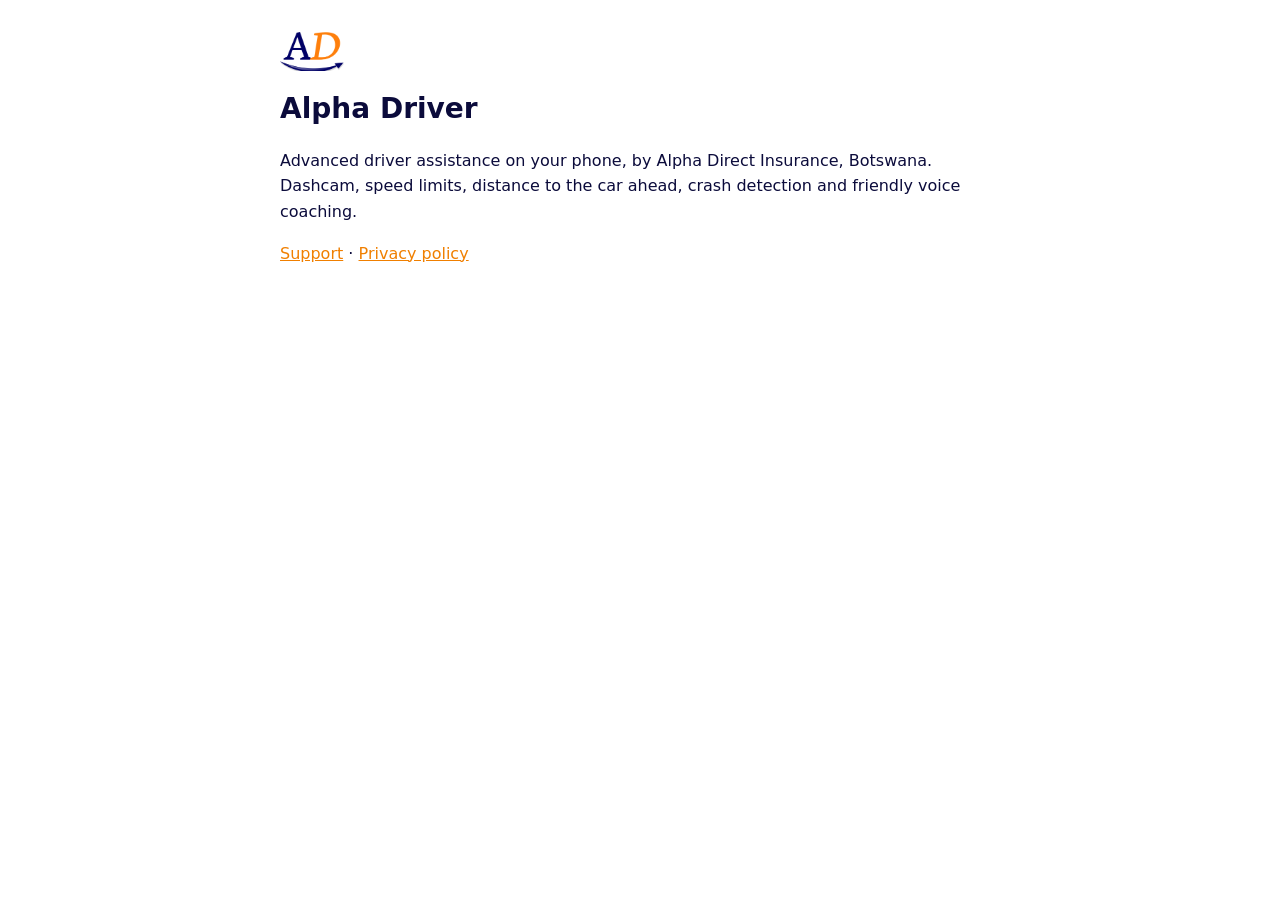
<file: index.html>
<!doctype html><html lang="en"><head><meta charset="utf-8"><meta name="viewport" content="width=device-width,initial-scale=1"><title>Alpha Driver</title><link rel="stylesheet" href="style.css"></head>
<body><main><img class="logo" src="ad-mark.png" alt="Alpha Direct"><h1>Alpha Driver</h1>
<p>Advanced driver assistance on your phone, by Alpha Direct Insurance, Botswana. Dashcam, speed limits, distance to the car ahead, crash detection and friendly voice coaching.</p>
<p><a href="support.html">Support</a> · <a href="privacy.html">Privacy policy</a></p></main></body></html>
</file>
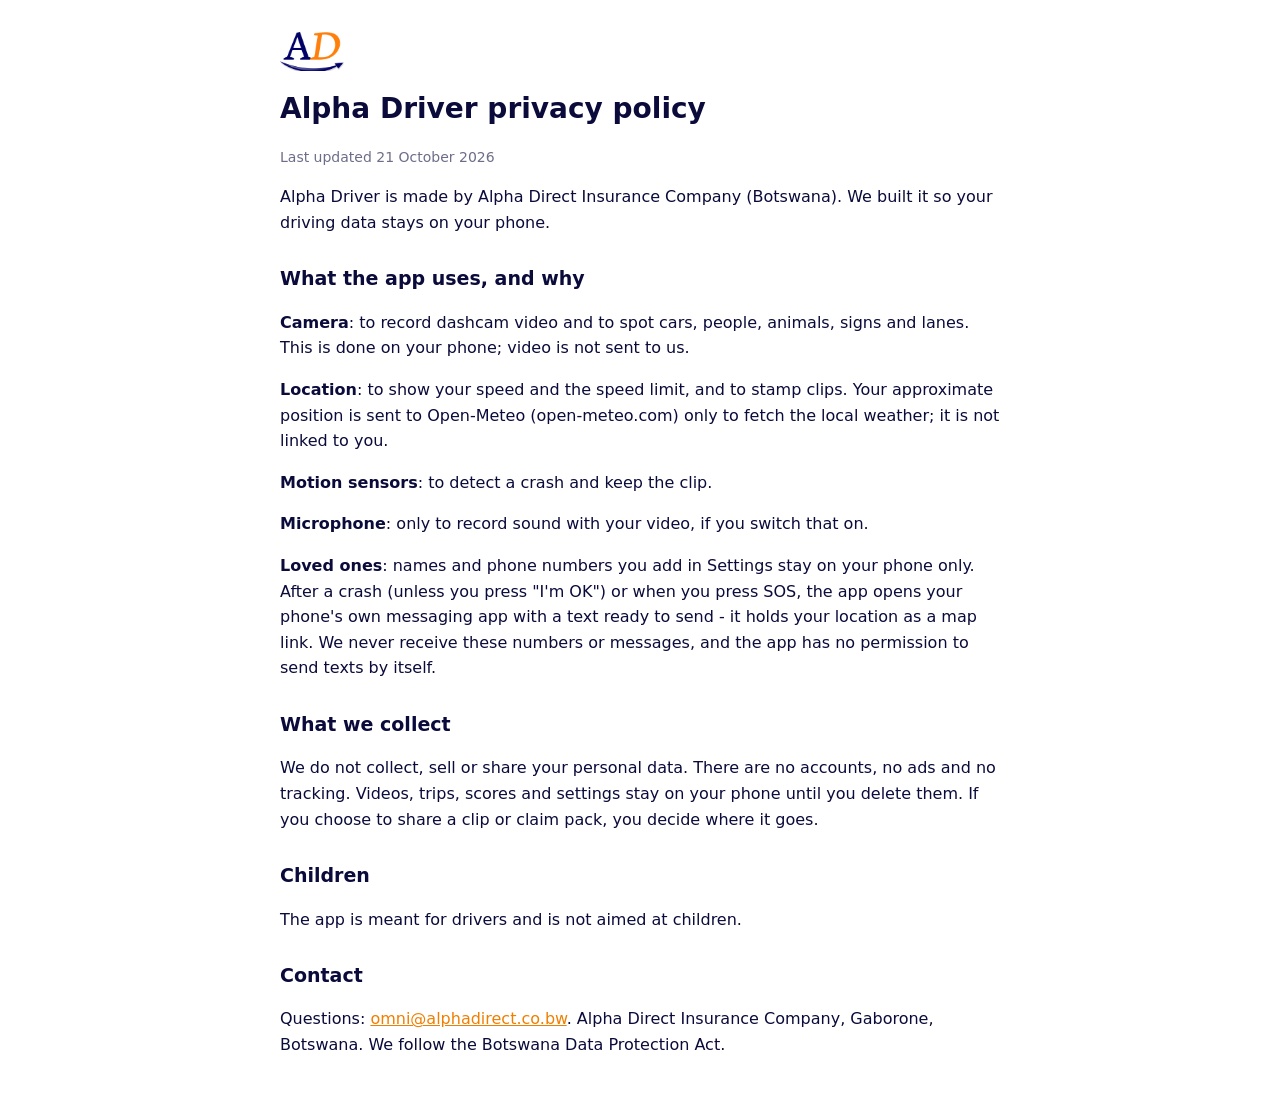
<file: privacy.html>
<!doctype html><html lang="en"><head><meta charset="utf-8"><meta name="viewport" content="width=device-width,initial-scale=1"><title>Alpha Driver Privacy</title><link rel="stylesheet" href="style.css"></head>
<body><main><img class="logo" src="ad-mark.png" alt="Alpha Direct"><h1>Alpha Driver privacy policy</h1><p class="muted">Last updated 21 October 2026</p>
<p>Alpha Driver is made by Alpha Direct Insurance Company (Botswana). We built it so your driving data stays on your phone.</p>
<h2>What the app uses, and why</h2>
<p><b>Camera</b>: to record dashcam video and to spot cars, people, animals, signs and lanes. This is done on your phone; video is not sent to us.</p>
<p><b>Location</b>: to show your speed and the speed limit, and to stamp clips. Your approximate position is sent to Open-Meteo (open-meteo.com) only to fetch the local weather; it is not linked to you.</p>
<p><b>Motion sensors</b>: to detect a crash and keep the clip.</p>
<p><b>Microphone</b>: only to record sound with your video, if you switch that on.</p>
<p><b>Loved ones</b>: names and phone numbers you add in Settings stay on your phone only. After a crash (unless you press "I'm OK") or when you press SOS, the app opens your phone's own messaging app with a text ready to send - it holds your location as a map link. We never receive these numbers or messages, and the app has no permission to send texts by itself.</p>
<h2>What we collect</h2>
<p>We do not collect, sell or share your personal data. There are no accounts, no ads and no tracking. Videos, trips, scores and settings stay on your phone until you delete them. If you choose to share a clip or claim pack, you decide where it goes.</p>
<h2>Children</h2><p>The app is meant for drivers and is not aimed at children.</p>
<h2>Contact</h2><p>Questions: <a href="mailto:omni@alphadirect.co.bw">omni@alphadirect.co.bw</a>. Alpha Direct Insurance Company, Gaborone, Botswana. We follow the Botswana Data Protection Act.</p>
</main></body></html>
</file>
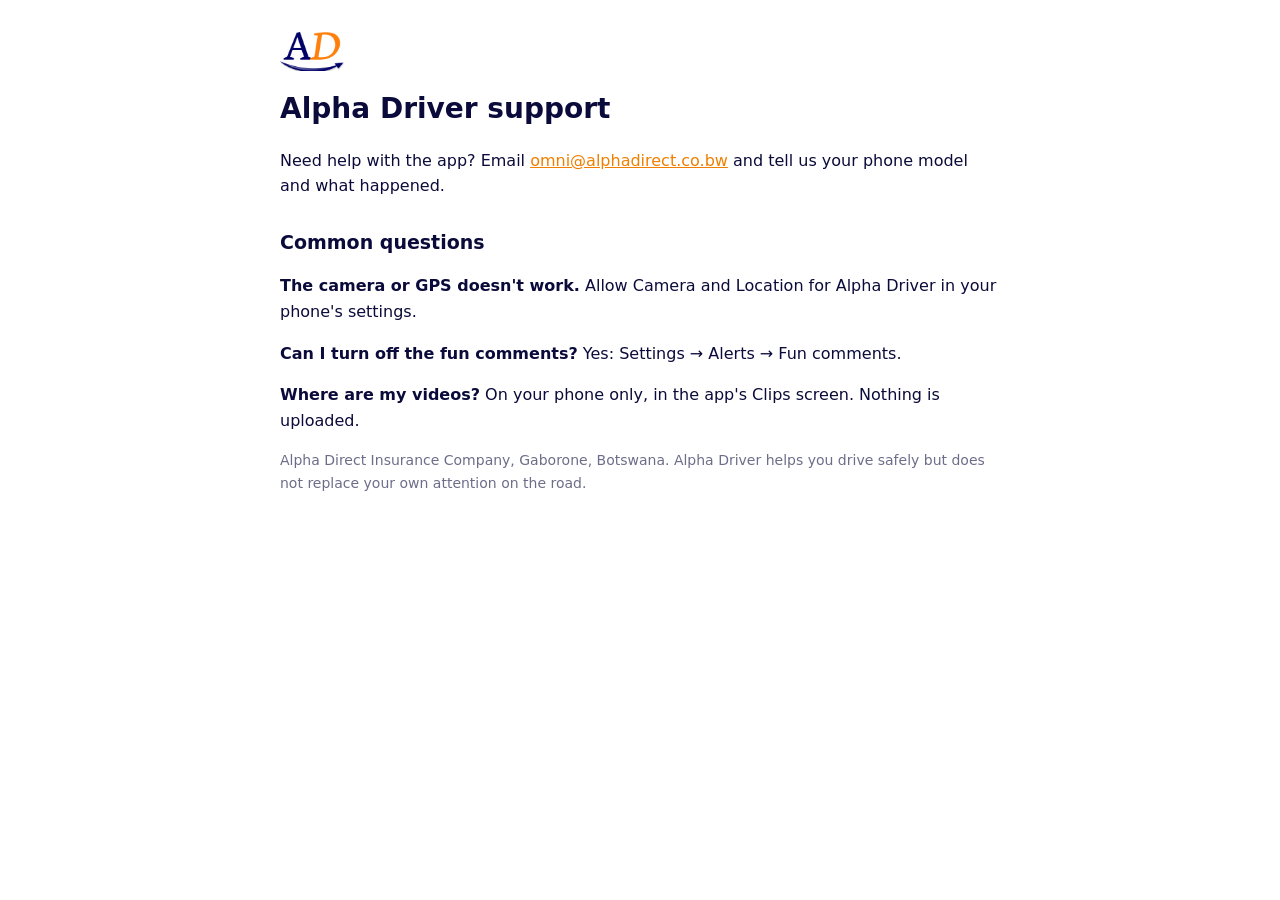
<file: support.html>
<!doctype html><html lang="en"><head><meta charset="utf-8"><meta name="viewport" content="width=device-width,initial-scale=1"><title>Alpha Driver Support</title><link rel="stylesheet" href="style.css"></head>
<body><main><img class="logo" src="ad-mark.png" alt="Alpha Direct"><h1>Alpha Driver support</h1>
<p>Need help with the app? Email <a href="mailto:omni@alphadirect.co.bw">omni@alphadirect.co.bw</a> and tell us your phone model and what happened.</p>
<h2>Common questions</h2>
<p><b>The camera or GPS doesn't work.</b> Allow Camera and Location for Alpha Driver in your phone's settings.</p>
<p><b>Can I turn off the fun comments?</b> Yes: Settings → Alerts → Fun comments.</p>
<p><b>Where are my videos?</b> On your phone only, in the app's Clips screen. Nothing is uploaded.</p>
<p class="muted">Alpha Direct Insurance Company, Gaborone, Botswana. Alpha Driver helps you drive safely but does not replace your own attention on the road.</p>
</main></body></html>
</file>
<file: style.css>
body{margin:0;font-family:Inter,system-ui,sans-serif;background:#fff;color:#0B0B3B;line-height:1.6}
main{max-width:720px;margin:0 auto;padding:32px 16px}
h1{font-size:28px;margin:8px 0}h2{font-size:19px;margin-top:28px;color:#0B0B3B}
a{color:#F07F00}.logo{width:64px}.muted{color:rgba(11,11,59,.6);font-size:14px}
</file>
